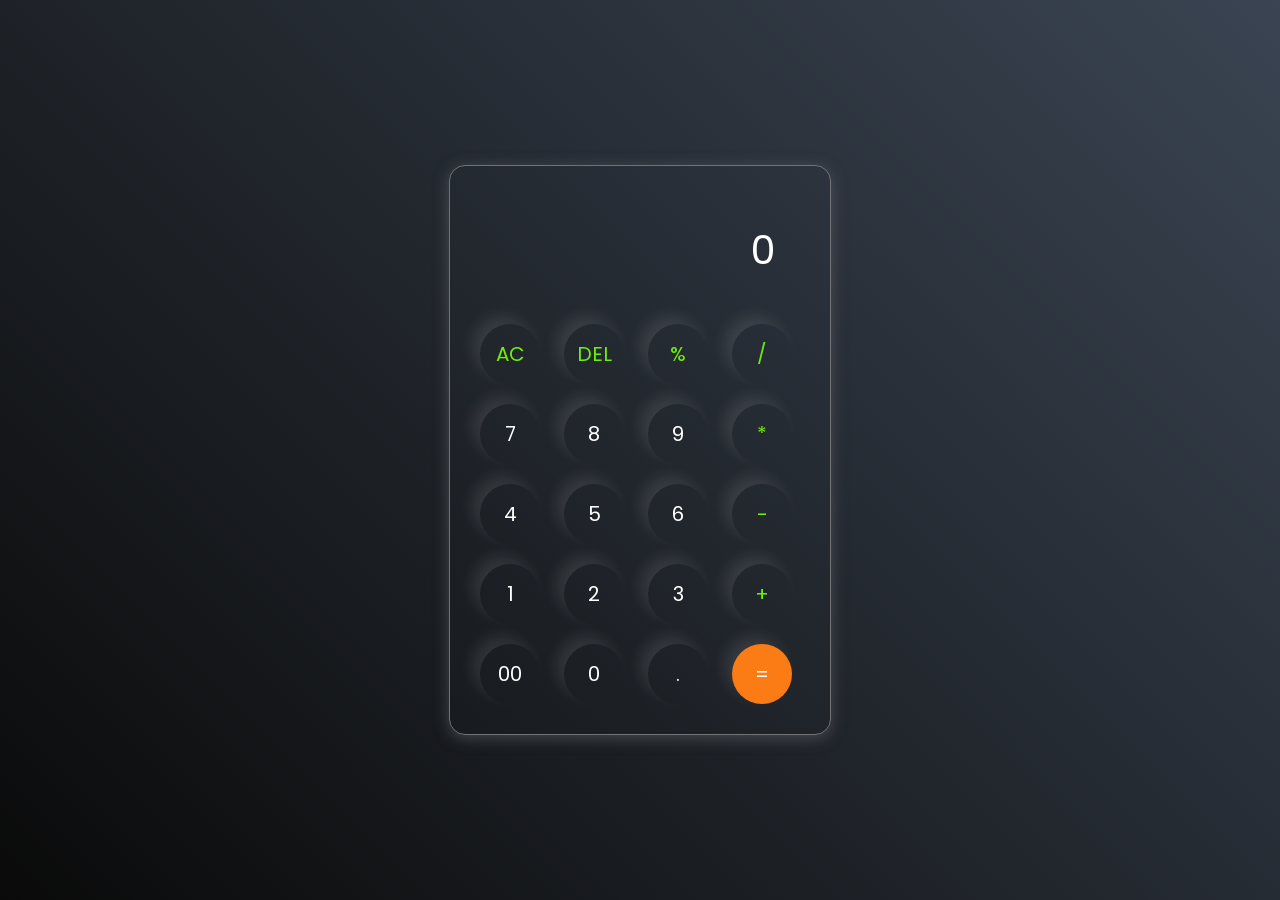
<file: L1_Task3/index.html>
<!DOCTYPE html>
<html lang="en">
  <head>
    <meta charset="UTF-8" />
    <meta http-equiv="X-UA-Compatible" content="IE=edge" />
    <meta name="viewport" content="width=device-width, initial-scale=1.0" />
    <link rel="stylesheet" href="style.css" />
    <title>Calculator - By Code Traversal</title>
  </head>
  <body>
    <div class="container">
      <div class="calculator">
        <input type="text" id="inputBox" placeholder="0" />
        <div>
          <button class="button operator">AC</button>
          <button class="button operator">DEL</button>
          <button class="button operator">%</button>
          <button class="button operator">/</button>
        </div>
        <div>
          <button class="button">7</button>
          <button class="button">8</button>
          <button class="button">9</button>
          <button class="button operator">*</button>
        </div>
        <div>
          <button class="button">4</button>
          <button class="button">5</button>
          <button class="button">6</button>
          <button class="button operator">-</button>
        </div>
        <div>
          <button class="button">1</button>
          <button class="button">2</button>
          <button class="button">3</button>
          <button class="button operator">+</button>
        </div>

        <div>
          <button class="button">00</button>
          <button class="button">0</button>
          <button class="button">.</button>
          <button class="button equalBtn">=</button>
        </div>
      </div>
    </div>

    <script src="script.js"></script>
  </body>
</html>
</file>
<file: L1_Task3/style.css>
@import url('https://fonts.googleapis.com/css2?family=Poppins:wght@500&display=swap');

*{
    margin: 0;
    padding: 0;
    box-sizing: border-box;
    font-family: 'Poppins', sans-serif;
}

body{
    width: 100%;
    height: 100vh;
    display: flex;
    justify-content: center;
    align-items: center;
    background: linear-gradient(45deg, #0a0a0a, #3a4452);
}

.calculator{
    border: 1px solid #717377;
    padding: 20px;
    border-radius: 16px;
    background: transparent;
    box-shadow: 0px 3px 15px rgba(113, 115, 119, 0.5);

}

input{
    width: 320px;
    border: none;
    padding: 24px;
    margin: 10px;
    background: transparent;
    box-shadow: 0px 3px 15px rgbs(84, 84, 84, 0.1);
    font-size: 40px;
    text-align: right;
    cursor: pointer;
    color: #ffffff;
}

input::placeholder{
    color: #ffffff;
}

button{
    border: none;
    width: 60px;
    height: 60px;
    margin: 10px;
    border-radius: 50%;
    background: transparent;
    color: #ffffff;
    font-size: 20px;
    box-shadow: -8px -8px 15px rgba(255, 255, 255, 0.1);
    cursor: pointer;
}

.equalBtn{
    background-color: #fb7c14;
}

.operator{
    color: #6dee0a;
}
</file>
